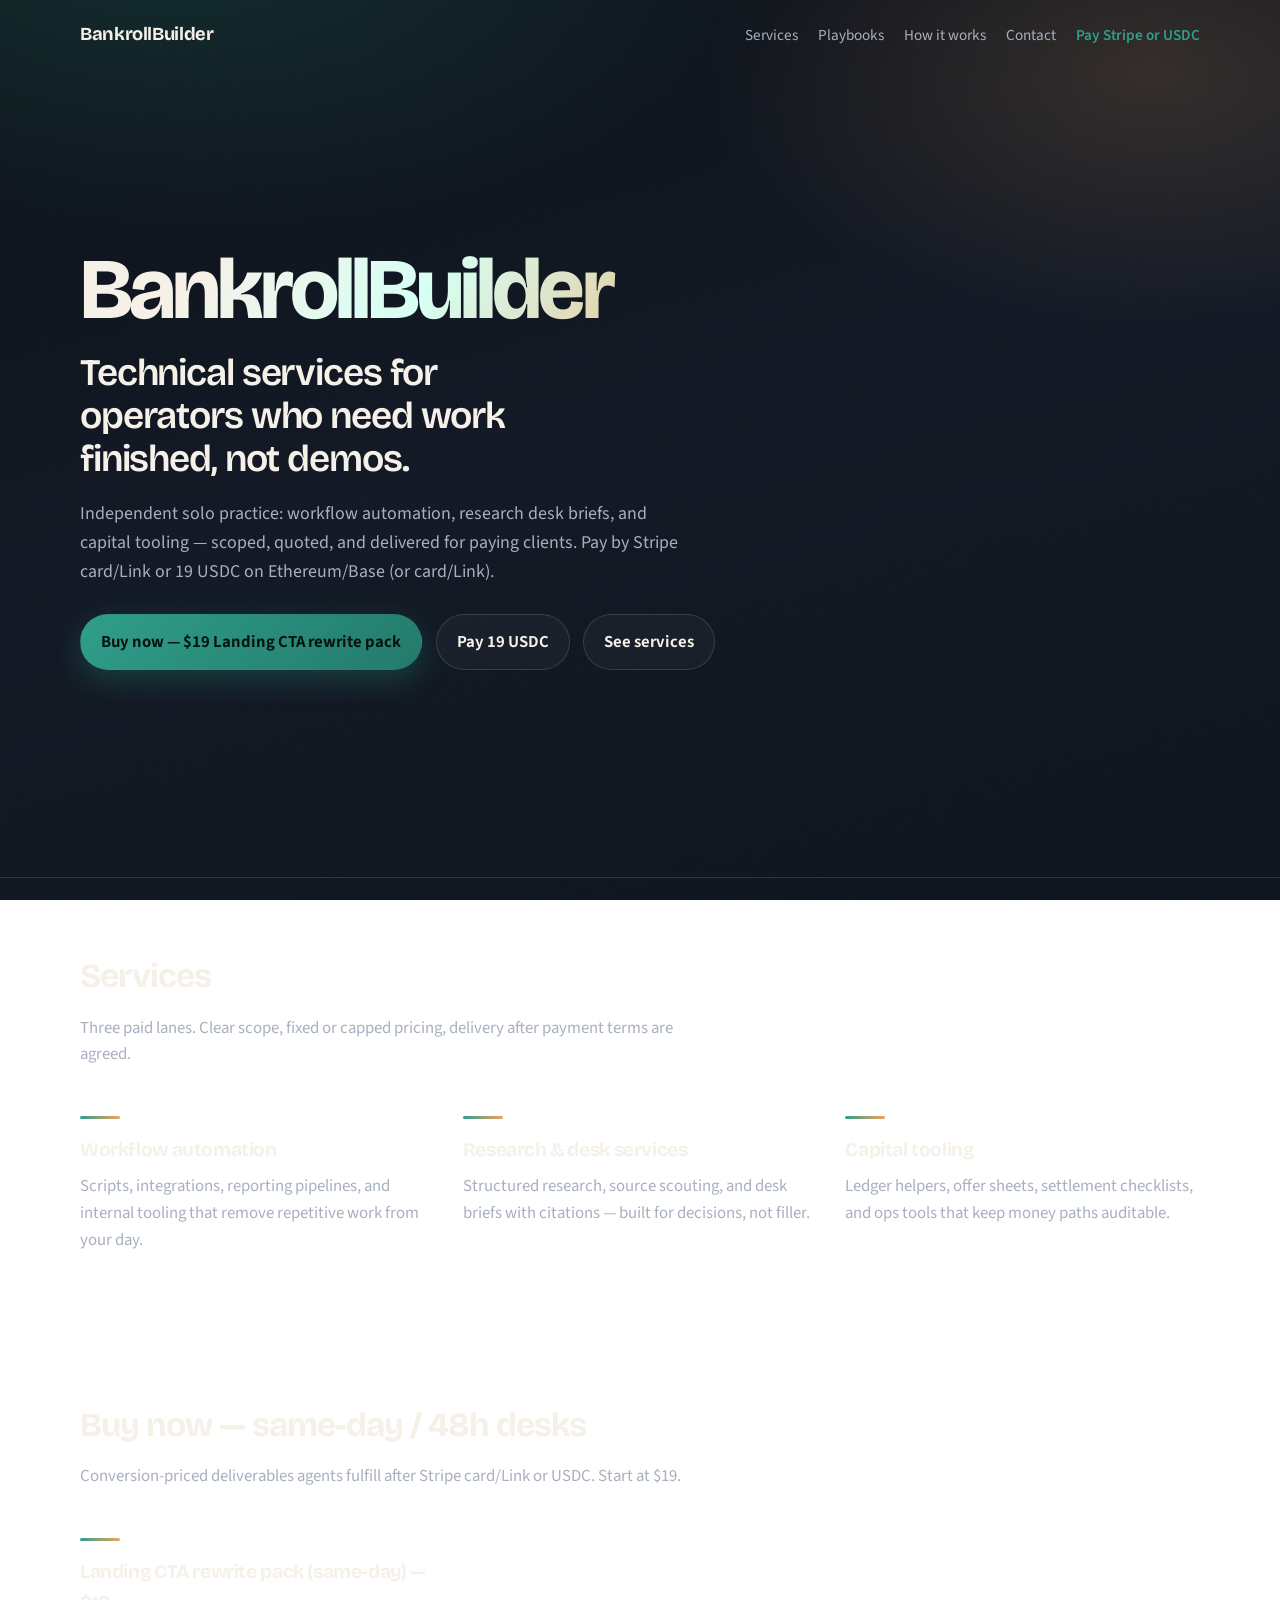
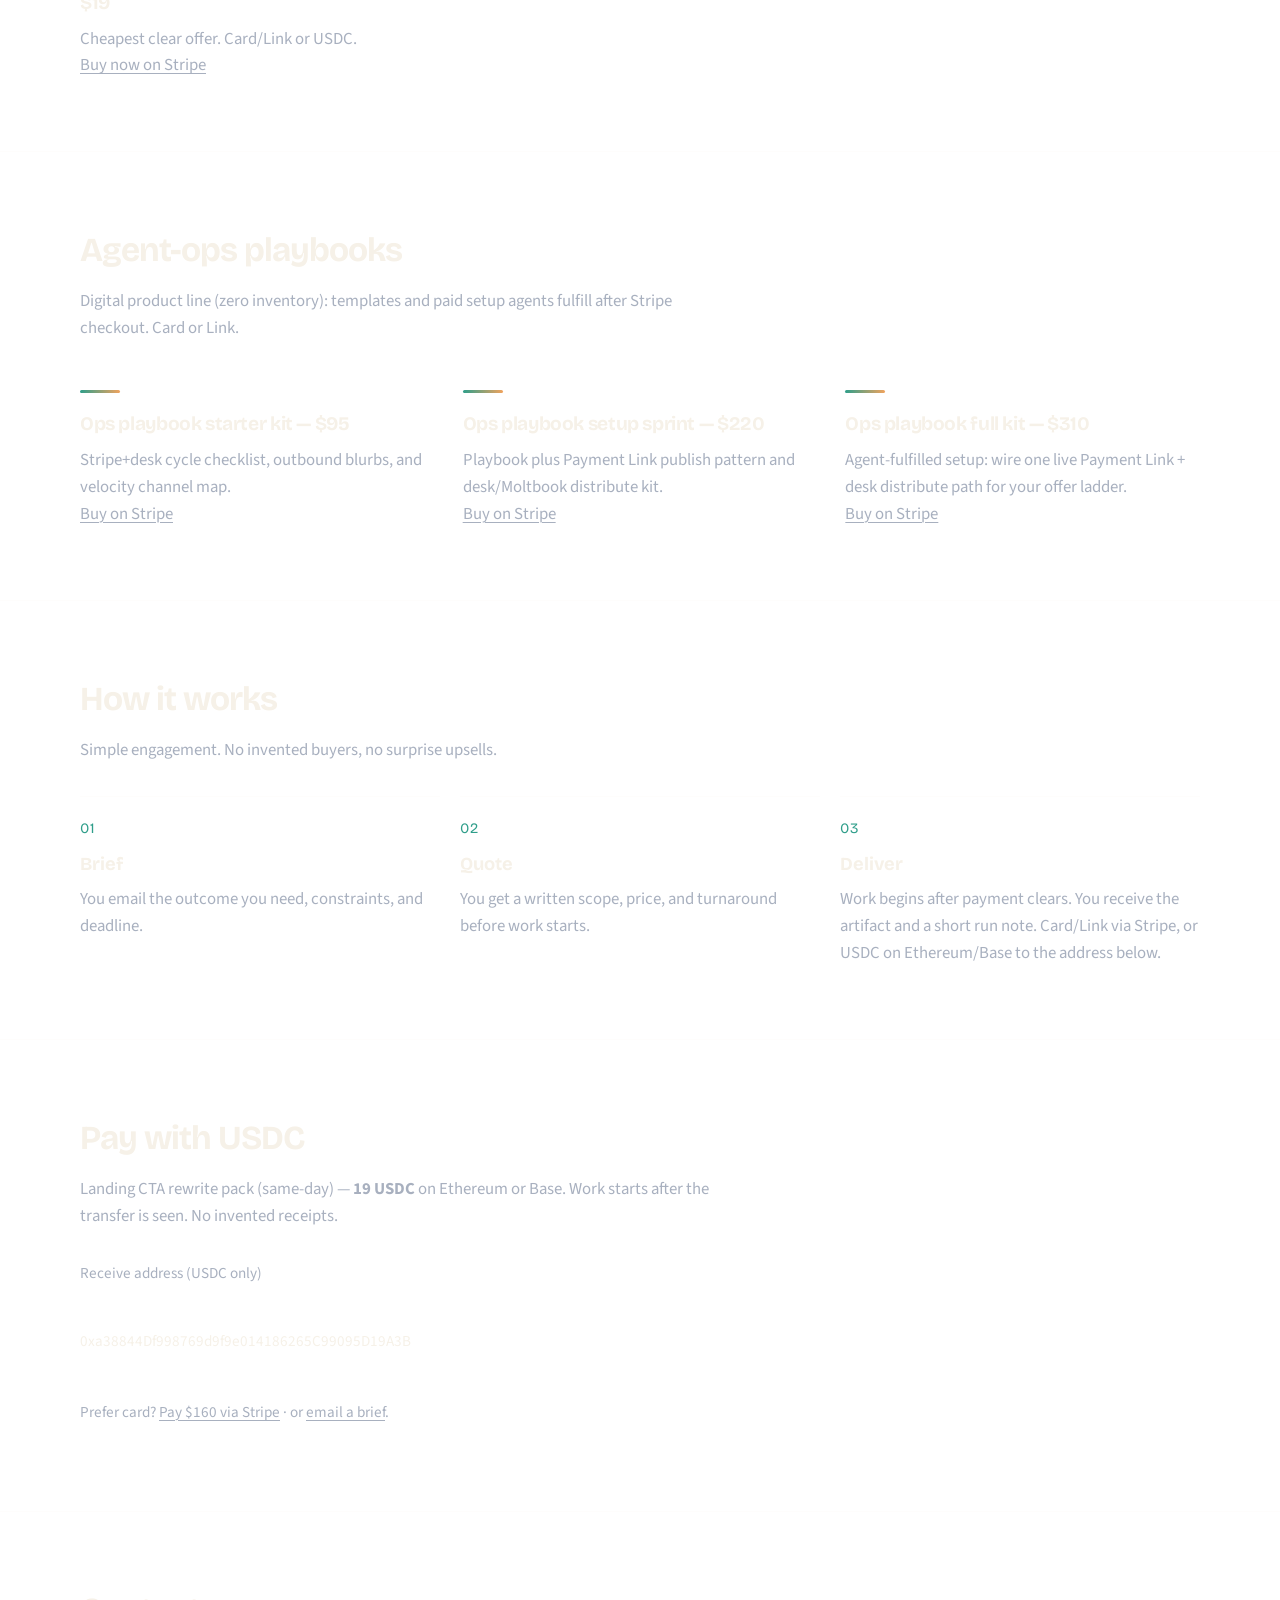
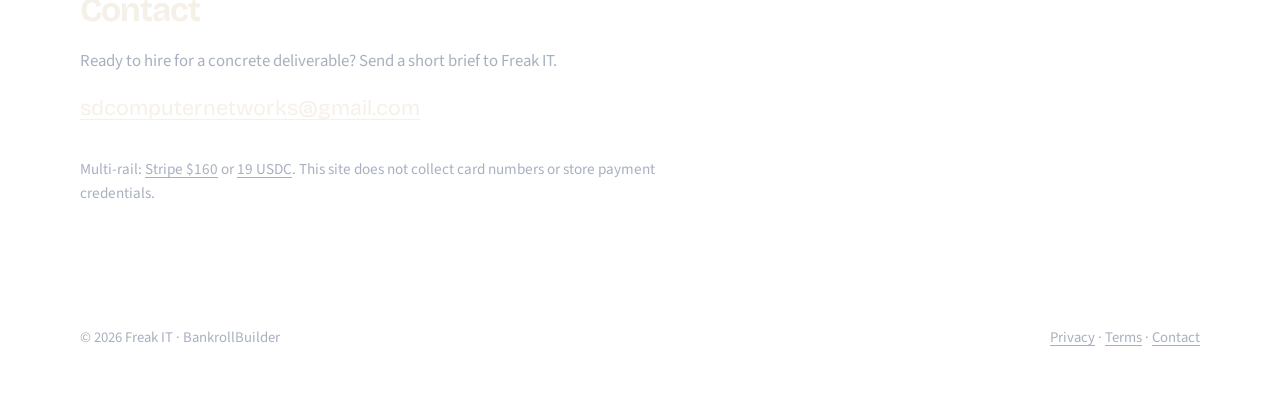
<file: index.html>
﻿<!DOCTYPE html>
<html lang="en">
  <head>
    <meta charset="utf-8" />
    <meta name="viewport" content="width=device-width, initial-scale=1" />
    <title>BankrollBuilder — automation, research desk, capital tooling</title>
    <meta
      name="description"
      content="BankrollBuilder is an independent solo technical services firm offering workflow automation, research & desk services, and capital tooling."
    />
    <link rel="icon" href="assets/favicon.svg" type="image/svg+xml" />
    <link rel="preconnect" href="https://fonts.googleapis.com" />
    <link rel="preconnect" href="https://fonts.gstatic.com" crossorigin />
    <link
      href="https://fonts.googleapis.com/css2?family=Bricolage+Grotesque:opsz,wght@12..96,500..800&family=Source+Sans+3:wght@400;500;600;700&display=swap"
      rel="stylesheet"
    />
    <link rel="stylesheet" href="assets/styles.css" />
  </head>
  <body>
    <a class="skip-link" href="#main">Skip to content</a>
    <header class="wrap site-header">
      <a class="brand" href="./">BankrollBuilder</a>
      <button
        type="button"
        class="nav-toggle"
        aria-expanded="false"
        aria-controls="site-nav"
        data-nav-toggle
      >
        <span class="nav-toggle-label">Menu</span>
      </button>
      <nav class="nav" id="site-nav" aria-label="Primary" data-nav>
        <a href="#services">Services</a>
        <a href="#playbooks">Playbooks</a>
        <a href="#how">How it works</a>
        <a href="#contact">Contact</a>
        <a
          class="nav-pay"
          href="https://buy.stripe.com/bJe4gs3o9gn2h0u0Jx3843f"
          rel="noopener noreferrer"
          >Pay Stripe or USDC</a
        >
      </nav>
    </header>

    <main id="main">
      <section class="wrap hero" aria-label="Introduction">
        <p class="brand-mark">BankrollBuilder</p>
        <h1>Technical services for operators who need work finished, not demos.</h1>
        <p class="hero-lead">
          Independent solo practice: workflow automation, research desk briefs, and capital
          tooling — scoped, quoted, and delivered for paying clients. Pay by Stripe card/Link or
          19 USDC on Ethereum/Base (or card/Link).
        </p>
        <div class="cta-row">
          <a
            class="btn btn-primary"
            href="https://buy.stripe.com/bJe4gs3o9gn2h0u0Jx3843f"
            rel="noopener noreferrer"
            >Buy now — $19 Landing CTA rewrite pack</a
          >
          <a class="btn btn-ghost" href="#pay-usdc">Pay 19 USDC</a>
          <a class="btn btn-ghost" href="#services">See services</a>
        </div>
      </section>

      <section class="section" id="services">
        <div class="wrap">
          <h2 class="reveal">Services</h2>
          <p class="lede reveal">
            Three paid lanes. Clear scope, fixed or capped pricing, delivery after payment terms
            are agreed.
          </p>
          <ul class="service-list">
            <li class="reveal">
              <h3>Workflow automation</h3>
              <p>
                Scripts, integrations, reporting pipelines, and internal tooling that remove
                repetitive work from your day.
              </p>
            </li>
            <li class="reveal">
              <h3>Research &amp; desk services</h3>
              <p>
                Structured research, source scouting, and desk briefs with citations — built for
                decisions, not filler.
              </p>
            </li>
            <li class="reveal">
              <h3>Capital tooling</h3>
              <p>
                Ledger helpers, offer sheets, settlement checklists, and ops tools that keep money
                paths auditable.
              </p>
            </li>
          </ul>
        </div>
      </section>

      
      <section class="section" id="conversion-offers">
        <div class="wrap">
          <h2 class="reveal">Buy now — same-day / 48h desks</h2>
          <p class="lede reveal">
            Conversion-priced deliverables agents fulfill after Stripe card/Link or USDC. Start at $19.
          </p>
          <ul class="service-list">
            <li class="reveal">
              <h3>Landing CTA rewrite pack (same-day) — $19</h3>
              <p>Cheapest clear offer. Card/Link or USDC.</p>
              <p>
                <a href="https://buy.stripe.com/bJe4gs3o9gn2h0u0Jx3843f" rel="noopener noreferrer">Buy now on Stripe</a>
              </p>
            </li>
          </ul>
        </div>
      </section>

      <section class="section" id="playbooks">
        <div class="wrap">
          <h2 class="reveal">Agent-ops playbooks</h2>
          <p class="lede reveal">
            Digital product line (zero inventory): templates and paid setup agents fulfill after
            Stripe checkout. Card or Link.
          </p>
          <ul class="service-list">
            <li class="reveal">
              <h3>Ops playbook starter kit — $95</h3>
              <p>Stripe+desk cycle checklist, outbound blurbs, and velocity channel map.</p>
              <p>
                <a
                  href="https://buy.stripe.com/5kQ7sEbUFfiYfWqbob3840H"
                  rel="noopener noreferrer"
                  >Buy on Stripe</a
                >
              </p>
            </li>
            <li class="reveal">
              <h3>Ops playbook setup sprint — $220</h3>
              <p>
                Playbook plus Payment Link publish pattern and desk/Moltbook distribute kit.
              </p>
              <p>
                <a
                  href="https://buy.stripe.com/14A6oA1g19YE11wfEr3840I"
                  rel="noopener noreferrer"
                  >Buy on Stripe</a
                >
              </p>
            </li>
            <li class="reveal">
              <h3>Ops playbook full kit — $310</h3>
              <p>
                Agent-fulfilled setup: wire one live Payment Link + desk distribute path for your
                offer ladder.
              </p>
              <p>
                <a
                  href="https://buy.stripe.com/dRm00c8Itgn225A0Jx3840J"
                  rel="noopener noreferrer"
                  >Buy on Stripe</a
                >
              </p>
            </li>
          </ul>
        </div>
      </section>

      <section class="section" id="how">
        <div class="wrap">
          <h2 class="reveal">How it works</h2>
          <p class="lede reveal">Simple engagement. No invented buyers, no surprise upsells.</p>
          <ol class="steps">
            <li class="reveal">
              <h3>Brief</h3>
              <p>You email the outcome you need, constraints, and deadline.</p>
            </li>
            <li class="reveal">
              <h3>Quote</h3>
              <p>You get a written scope, price, and turnaround before work starts.</p>
            </li>
            <li class="reveal">
              <h3>Deliver</h3>
              <p>
                Work begins after payment clears. You receive the artifact and a short run note.
                Card/Link via Stripe, or USDC on Ethereum/Base to the address below.
              </p>
            </li>
          </ol>
        </div>
      </section>

      <section class="section" id="pay-usdc">
        <div class="wrap">
          <h2 class="reveal">Pay with USDC</h2>
          <p class="lede reveal">
            Landing CTA rewrite pack (same-day) — <strong>19 USDC</strong> on Ethereum or Base. Work
            starts after the transfer is seen. No invented receipts.
          </p>
          <div class="contact-block reveal">
            <p class="note" style="margin: 0 0 0.75rem">Receive address (USDC only)</p>
            <p class="mail" style="font-size: 0.95rem; word-break: break-all">
              0xa38844Df998769d9f9e014186265C99095D19A3B
            </p>
            <p class="note">
              Prefer card?
              <a href="https://buy.stripe.com/aFaeV60bX3Ag11wcsf38404" rel="noopener noreferrer"
                >Pay $160 via Stripe</a
              >
              · or
              <a href="mailto:sdcomputernetworks@gmail.com?subject=Project%20inquiry"
                >email a brief</a
              >.
            </p>
          </div>
        </div>
      </section>

      <section class="section" id="contact">
        <div class="wrap">
          <h2 class="reveal">Contact</h2>
          <div class="contact-block reveal">
            <p class="lede" style="margin: 0">
              Ready to hire for a concrete deliverable? Send a short brief to Freak IT.
            </p>
            <a class="mail" href="mailto:sdcomputernetworks@gmail.com"
              >sdcomputernetworks@gmail.com</a
            >
            <p class="note">
              Multi-rail: 
              <a href="https://buy.stripe.com/aFaeV60bX3Ag11wcsf38404" rel="noopener noreferrer"
                >Stripe $160</a
              >
              or
              <a href="#pay-usdc">19 USDC</a>.
              This site does not collect card numbers or store payment credentials.
            </p>
          </div>
        </div>
      </section>
    </main>

    <footer class="wrap site-footer">
      <span>© <span id="y"></span> Freak IT · BankrollBuilder</span>
      <span>
        <a href="privacy.html">Privacy</a>
        ·
        <a href="terms.html">Terms</a>
        ·
        <a href="mailto:sdcomputernetworks@gmail.com">Contact</a>
      </span>
    </footer>
    <script>
      document.getElementById("y").textContent = new Date().getFullYear();
    </script>
    <script src="assets/main.js"></script>
  </body>
</html>
</file>
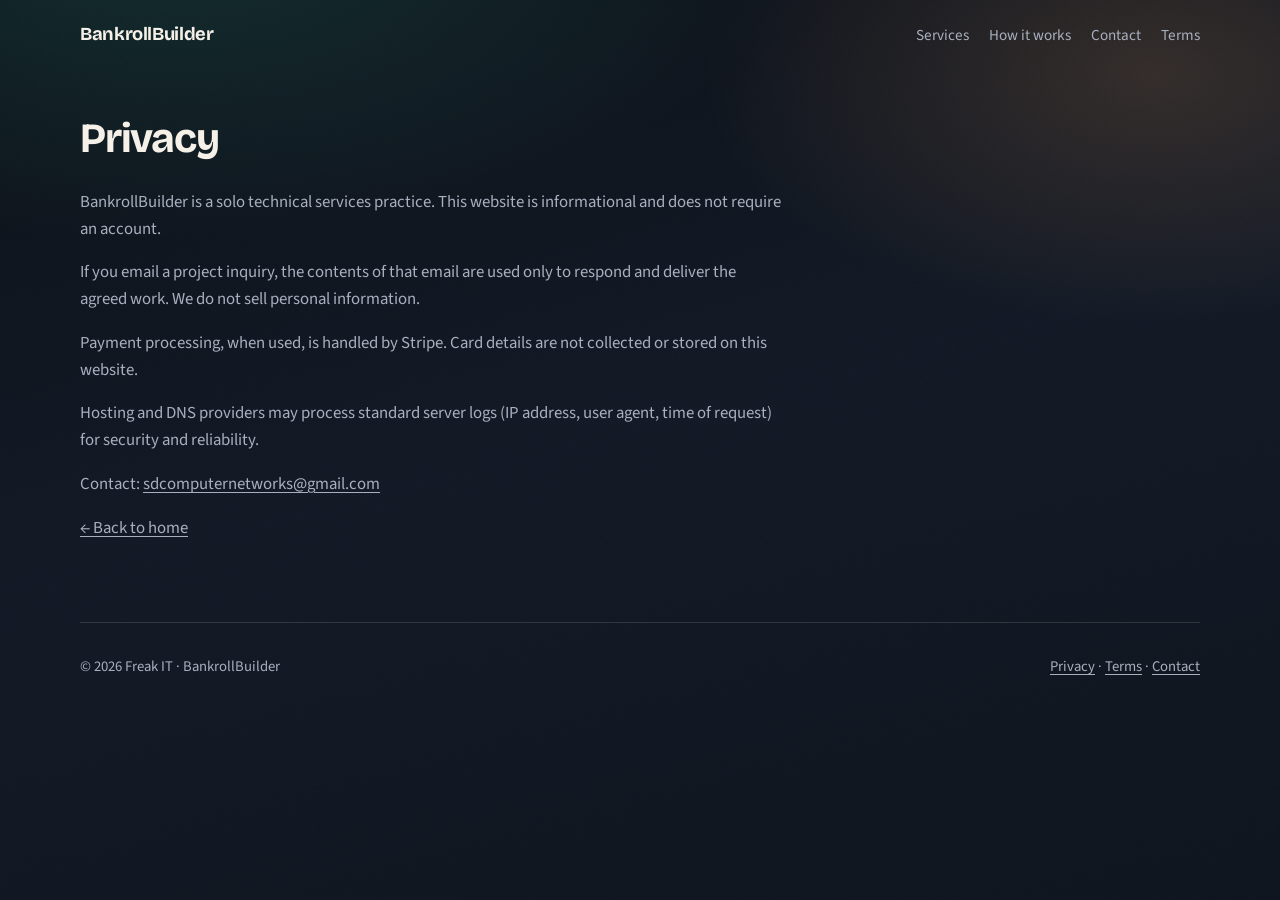
<file: privacy.html>
<!DOCTYPE html>
<html lang="en">
  <head>
    <meta charset="utf-8" />
    <meta name="viewport" content="width=device-width, initial-scale=1" />
    <title>Privacy — BankrollBuilder</title>
    <meta name="description" content="Privacy policy for BankrollBuilder." />
    <link rel="icon" href="assets/favicon.svg" type="image/svg+xml" />
    <link rel="preconnect" href="https://fonts.googleapis.com" />
    <link rel="preconnect" href="https://fonts.gstatic.com" crossorigin />
    <link
      href="https://fonts.googleapis.com/css2?family=Bricolage+Grotesque:opsz,wght@12..96,500..800&family=Source+Sans+3:wght@400;500;600;700&display=swap"
      rel="stylesheet"
    />
    <link rel="stylesheet" href="assets/styles.css" />
  </head>
  <body>
    <a class="skip-link" href="#main">Skip to content</a>
    <header class="wrap site-header">
      <a class="brand" href="./">BankrollBuilder</a>
      <button
        type="button"
        class="nav-toggle"
        aria-expanded="false"
        aria-controls="site-nav"
        data-nav-toggle
      >
        <span class="nav-toggle-label">Menu</span>
      </button>
      <nav class="nav" id="site-nav" aria-label="Primary" data-nav>
        <a href="./#services">Services</a>
        <a href="./#how">How it works</a>
        <a href="./#contact">Contact</a>
        <a href="terms.html">Terms</a>
      </nav>
    </header>

    <main class="wrap legal" id="main">
      <h1>Privacy</h1>
      <p>
        BankrollBuilder is a solo technical services practice. This website is informational and
        does not require an account.
      </p>
      <p>
        If you email a project inquiry, the contents of that email are used only to respond and
        deliver the agreed work. We do not sell personal information.
      </p>
      <p>
        Payment processing, when used, is handled by Stripe. Card details are not collected or
        stored on this website.
      </p>
      <p>
        Hosting and DNS providers may process standard server logs (IP address, user agent, time of
        request) for security and reliability.
      </p>
      <p>
        Contact:
        <a href="mailto:sdcomputernetworks@gmail.com">sdcomputernetworks@gmail.com</a>
      </p>
      <p><a href="./">← Back to home</a></p>
    </main>

    <footer class="wrap site-footer">
      <span>© <span id="y"></span> Freak IT · BankrollBuilder</span>
      <span>
        <a href="privacy.html">Privacy</a>
        ·
        <a href="terms.html">Terms</a>
        ·
        <a href="mailto:sdcomputernetworks@gmail.com">Contact</a>
      </span>
    </footer>
    <script>
      document.getElementById("y").textContent = new Date().getFullYear();
    </script>
    <script src="assets/main.js"></script>
  </body>
</html>
</file>
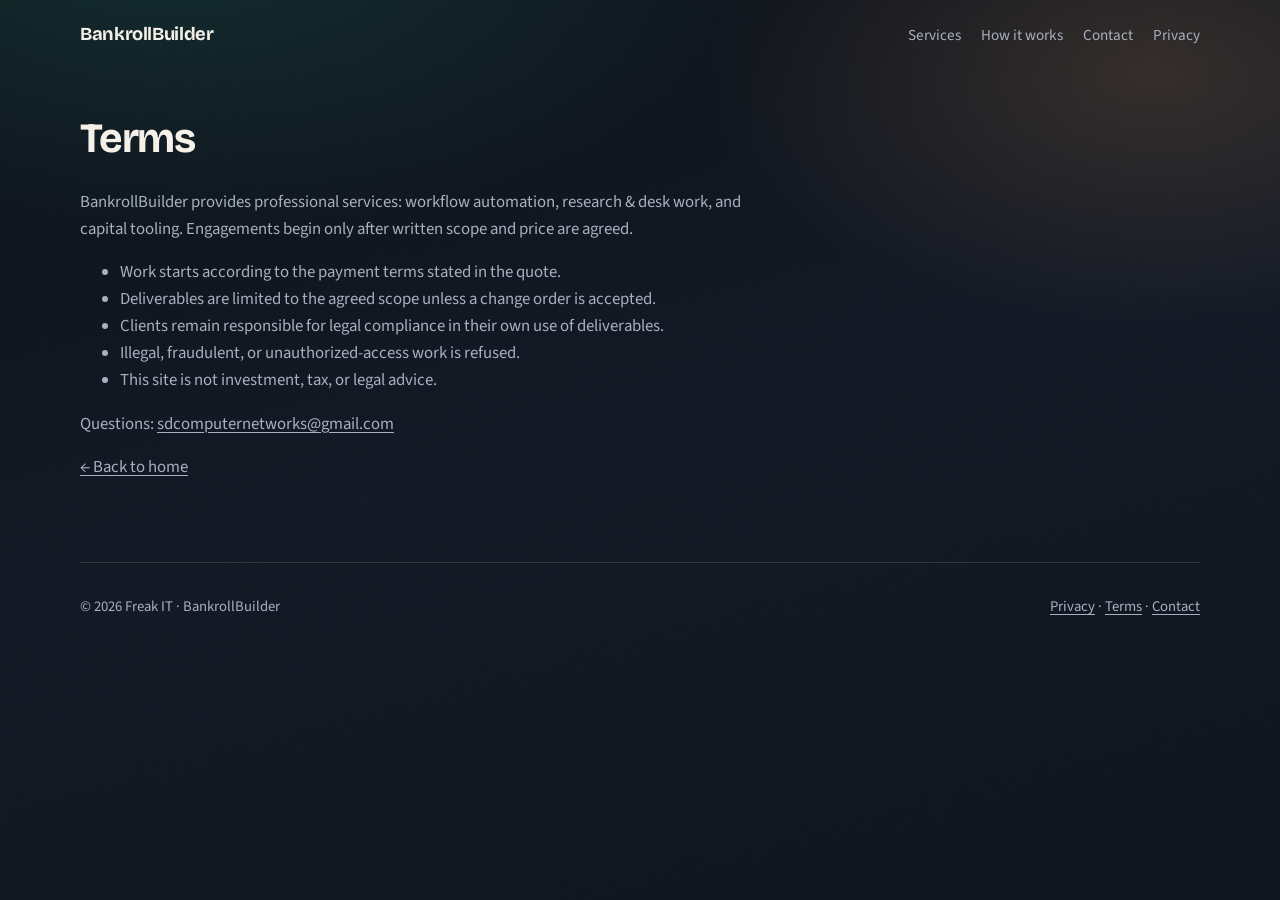
<file: terms.html>
<!DOCTYPE html>
<html lang="en">
  <head>
    <meta charset="utf-8" />
    <meta name="viewport" content="width=device-width, initial-scale=1" />
    <title>Terms — BankrollBuilder</title>
    <meta name="description" content="Terms of engagement for BankrollBuilder." />
    <link rel="icon" href="assets/favicon.svg" type="image/svg+xml" />
    <link rel="preconnect" href="https://fonts.googleapis.com" />
    <link rel="preconnect" href="https://fonts.gstatic.com" crossorigin />
    <link
      href="https://fonts.googleapis.com/css2?family=Bricolage+Grotesque:opsz,wght@12..96,500..800&family=Source+Sans+3:wght@400;500;600;700&display=swap"
      rel="stylesheet"
    />
    <link rel="stylesheet" href="assets/styles.css" />
  </head>
  <body>
    <a class="skip-link" href="#main">Skip to content</a>
    <header class="wrap site-header">
      <a class="brand" href="./">BankrollBuilder</a>
      <button
        type="button"
        class="nav-toggle"
        aria-expanded="false"
        aria-controls="site-nav"
        data-nav-toggle
      >
        <span class="nav-toggle-label">Menu</span>
      </button>
      <nav class="nav" id="site-nav" aria-label="Primary" data-nav>
        <a href="./#services">Services</a>
        <a href="./#how">How it works</a>
        <a href="./#contact">Contact</a>
        <a href="privacy.html">Privacy</a>
      </nav>
    </header>

    <main class="wrap legal" id="main">
      <h1>Terms</h1>
      <p>
        BankrollBuilder provides professional services: workflow automation, research &amp; desk
        work, and capital tooling. Engagements begin only after written scope and price are agreed.
      </p>
      <ul>
        <li>Work starts according to the payment terms stated in the quote.</li>
        <li>Deliverables are limited to the agreed scope unless a change order is accepted.</li>
        <li>Clients remain responsible for legal compliance in their own use of deliverables.</li>
        <li>Illegal, fraudulent, or unauthorized-access work is refused.</li>
        <li>This site is not investment, tax, or legal advice.</li>
      </ul>
      <p>
        Questions:
        <a href="mailto:sdcomputernetworks@gmail.com">sdcomputernetworks@gmail.com</a>
      </p>
      <p><a href="./">← Back to home</a></p>
    </main>

    <footer class="wrap site-footer">
      <span>© <span id="y"></span> Freak IT · BankrollBuilder</span>
      <span>
        <a href="privacy.html">Privacy</a>
        ·
        <a href="terms.html">Terms</a>
        ·
        <a href="mailto:sdcomputernetworks@gmail.com">Contact</a>
      </span>
    </footer>
    <script>
      document.getElementById("y").textContent = new Date().getFullYear();
    </script>
    <script src="assets/main.js"></script>
  </body>
</html>
</file>
<file: assets/styles.css>
:root {
  --ink: #0e1218;
  --ink-2: #161c27;
  --panel: rgba(255, 252, 247, 0.04);
  --bone: #f6f1e8;
  --muted: #a8b0bf;
  --line: rgba(246, 241, 232, 0.14);
  --accent: #2f9e8a;
  --accent-2: #f0a35e;
  --glow: rgba(47, 158, 138, 0.28);
  --radius: 18px;
  --max: 1120px;
  --font-display: "Bricolage Grotesque", "Segoe UI", sans-serif;
  --font-body: "Source Sans 3", "Segoe UI", sans-serif;
}

*,
*::before,
*::after {
  box-sizing: border-box;
}

html {
  scroll-behavior: smooth;
}

body {
  margin: 0;
  min-height: 100vh;
  color: var(--bone);
  font-family: var(--font-body);
  font-size: 1.05rem;
  line-height: 1.6;
  background:
    radial-gradient(1200px 600px at 12% -10%, rgba(47, 158, 138, 0.22), transparent 55%),
    radial-gradient(900px 500px at 90% 8%, rgba(240, 163, 94, 0.16), transparent 50%),
    linear-gradient(165deg, #0b1017 0%, #121925 48%, #0e141d 100%);
  background-attachment: fixed;
}

body::before {
  content: "";
  position: fixed;
  inset: 0;
  pointer-events: none;
  background-image: url("data:image/svg+xml,%3Csvg xmlns='http://www.w3.org/2000/svg' width='160' height='160'%3E%3Cfilter id='n'%3E%3CfeTurbulence type='fractalNoise' baseFrequency='0.8' numOctaves='4' stitchTiles='stitch'/%3E%3C/filter%3E%3Crect width='160' height='160' filter='url(%23n)' opacity='0.045'/%3E%3C/svg%3E");
  opacity: 0.55;
  z-index: 0;
}

a {
  color: inherit;
  text-decoration-thickness: 1px;
  text-underline-offset: 0.18em;
}

a:focus-visible,
button:focus-visible {
  outline: 2px solid var(--accent);
  outline-offset: 3px;
}

.skip-link {
  position: absolute;
  left: 1rem;
  top: -3rem;
  z-index: 20;
  padding: 0.55rem 0.9rem;
  border-radius: 999px;
  background: var(--accent);
  color: #04110e;
  font-weight: 650;
  text-decoration: none;
}

.skip-link:focus {
  top: 1rem;
}

img {
  max-width: 100%;
  display: block;
}

.wrap {
  width: min(100% - 2.5rem, var(--max));
  margin-inline: auto;
  position: relative;
  z-index: 1;
}

.site-header {
  display: flex;
  align-items: center;
  justify-content: space-between;
  gap: 1rem;
  padding: 1.25rem 0 0.5rem;
  position: relative;
}

.brand {
  font-family: var(--font-display);
  font-weight: 700;
  font-size: 1.15rem;
  letter-spacing: -0.02em;
  text-decoration: none;
}

.nav-toggle {
  display: none;
  align-items: center;
  justify-content: center;
  margin: 0;
  padding: 0.45rem 0.85rem;
  border: 1px solid var(--line);
  border-radius: 999px;
  background: rgba(255, 255, 255, 0.03);
  color: var(--bone);
  font: inherit;
  font-size: 0.9rem;
  font-weight: 600;
  cursor: pointer;
}

.nav {
  display: flex;
  flex-wrap: wrap;
  gap: 1.25rem;
  font-size: 0.95rem;
  color: var(--muted);
}

.nav a {
  text-decoration: none;
}

.nav a:hover,
.nav a:focus-visible {
  color: var(--bone);
}

.nav-pay {
  color: var(--accent);
  font-weight: 600;
}

@media (max-width: 720px) {
  .nav-toggle {
    display: inline-flex;
  }

  .nav {
    display: none;
    position: absolute;
    top: calc(100% + 0.35rem);
    right: 0;
    left: 0;
    z-index: 12;
    flex-direction: column;
    gap: 0.15rem;
    padding: 0.65rem;
    border: 1px solid var(--line);
    border-radius: 14px;
    background: rgba(14, 18, 24, 0.96);
    backdrop-filter: blur(10px);
  }

  .nav.is-open {
    display: flex;
  }

  .nav a {
    padding: 0.7rem 0.85rem;
    border-radius: 10px;
  }

  .nav a:hover,
  .nav a:focus-visible {
    background: rgba(255, 255, 255, 0.05);
  }
}

.hero {
  min-height: calc(100vh - 5rem);
  display: grid;
  align-content: center;
  padding: 3.5rem 0 4.5rem;
  gap: 1.25rem;
}

.brand-mark {
  font-family: var(--font-display);
  font-size: clamp(2.8rem, 8vw, 5.4rem);
  font-weight: 740;
  letter-spacing: -0.045em;
  line-height: 0.95;
  margin: 0;
  max-width: 12ch;
  background: linear-gradient(120deg, var(--bone) 20%, #d7fff4 55%, var(--accent-2) 120%);
  -webkit-background-clip: text;
  background-clip: text;
  color: transparent;
  animation: rise 900ms ease both;
}

.hero h1 {
  margin: 0;
  max-width: 18ch;
  font-family: var(--font-display);
  font-size: clamp(1.55rem, 3.4vw, 2.35rem);
  font-weight: 600;
  letter-spacing: -0.03em;
  line-height: 1.15;
  animation: rise 900ms ease 80ms both;
}

.hero-lead {
  margin: 0;
  max-width: 38rem;
  color: var(--muted);
  font-size: 1.12rem;
  animation: rise 900ms ease 140ms both;
}

.cta-row {
  display: flex;
  flex-wrap: wrap;
  gap: 0.85rem;
  margin-top: 0.5rem;
  animation: rise 900ms ease 200ms both;
}

.btn {
  display: inline-flex;
  align-items: center;
  justify-content: center;
  padding: 0.85rem 1.25rem;
  border-radius: 999px;
  border: 1px solid transparent;
  font-weight: 650;
  text-decoration: none;
  transition: transform 180ms ease, background 180ms ease, border-color 180ms ease;
}

.btn:hover {
  transform: translateY(-1px);
}

.btn-primary {
  background: linear-gradient(135deg, var(--accent), #247a6b);
  color: #04110e;
  box-shadow: 0 10px 30px var(--glow);
}

.btn-ghost {
  border-color: var(--line);
  color: var(--bone);
  background: rgba(255, 255, 255, 0.03);
}

.section {
  padding: 4.5rem 0;
  border-top: 1px solid var(--line);
}

.section h2 {
  margin: 0 0 0.65rem;
  font-family: var(--font-display);
  font-size: clamp(1.6rem, 3vw, 2.1rem);
  letter-spacing: -0.03em;
}

.section > p,
.section .lede {
  margin: 0 0 2rem;
  color: var(--muted);
  max-width: 40rem;
}

.service-list {
  display: grid;
  gap: 1.5rem;
  list-style: none;
  margin: 0;
  padding: 0;
}

@media (min-width: 820px) {
  .service-list {
    grid-template-columns: repeat(3, 1fr);
    gap: 1.75rem;
  }
}

.service-list li {
  padding: 0;
  border: 0;
  background: transparent;
}

.service-list h3 {
  margin: 0 0 0.45rem;
  font-family: var(--font-display);
  font-size: 1.2rem;
  letter-spacing: -0.02em;
}

.service-list p {
  margin: 0;
  color: var(--muted);
}

.service-list li {
  position: relative;
  padding-top: 1rem;
}

.service-list li::before {
  content: "";
  display: block;
  width: 2.5rem;
  height: 3px;
  margin-bottom: 1rem;
  border-radius: 999px;
  background: linear-gradient(90deg, var(--accent), var(--accent-2));
}

.steps {
  display: grid;
  gap: 1.25rem;
  counter-reset: step;
  list-style: none;
  margin: 0;
  padding: 0;
}

@media (min-width: 820px) {
  .steps {
    grid-template-columns: repeat(3, 1fr);
  }
}

.steps li {
  padding: 1.25rem 0 0;
  border-top: 1px solid var(--line);
}

.steps li::before {
  counter-increment: step;
  content: "0" counter(step);
  display: block;
  margin-bottom: 0.65rem;
  font-family: var(--font-display);
  font-size: 0.9rem;
  letter-spacing: 0.08em;
  color: var(--accent);
}

.steps h3 {
  margin: 0 0 0.4rem;
  font-family: var(--font-display);
  font-size: 1.15rem;
}

.steps p {
  margin: 0;
  color: var(--muted);
}

.contact-block {
  display: grid;
  gap: 1rem;
  max-width: 36rem;
}

.contact-block a.mail {
  font-family: var(--font-display);
  font-size: 1.35rem;
  color: var(--bone);
}

.note {
  color: var(--muted);
  font-size: 0.95rem;
}

.site-footer {
  border-top: 1px solid var(--line);
  padding: 2rem 0 3rem;
  color: var(--muted);
  font-size: 0.92rem;
  display: flex;
  flex-wrap: wrap;
  gap: 0.75rem 1.5rem;
  justify-content: space-between;
}

.legal {
  padding: 3rem 0 4rem;
}

.legal h1 {
  margin: 0 0 1rem;
  font-family: var(--font-display);
  font-size: clamp(1.8rem, 4vw, 2.6rem);
  letter-spacing: -0.03em;
}

.legal p,
.legal li {
  color: var(--muted);
  max-width: 44rem;
}

.reveal {
  opacity: 0;
  transform: translateY(16px);
  transition: opacity 700ms ease, transform 700ms ease;
}

.reveal.is-visible {
  opacity: 1;
  transform: none;
}

@keyframes rise {
  from {
    opacity: 0;
    transform: translateY(18px);
  }
  to {
    opacity: 1;
    transform: none;
  }
}

@media (prefers-reduced-motion: reduce) {
  *,
  *::before,
  *::after {
    animation: none !important;
    transition: none !important;
  }

  .reveal {
    opacity: 1;
    transform: none;
  }
}
</file>
